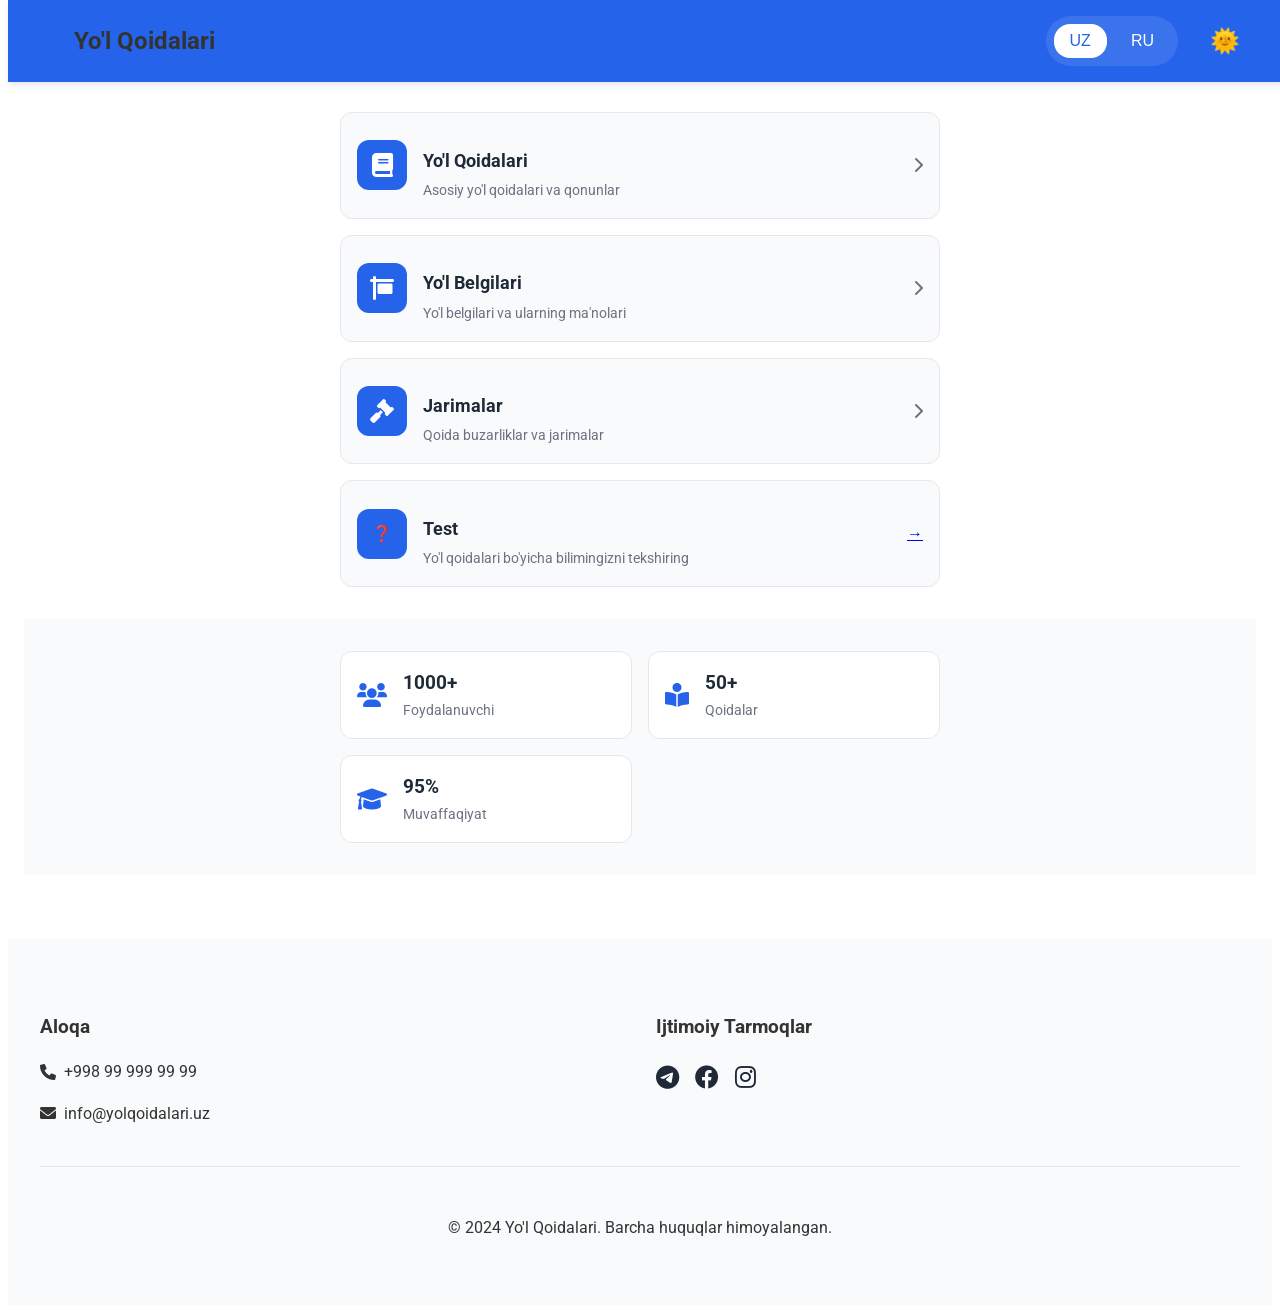
<file: index.html>
<!DOCTYPE html>
<html lang="uz">
<head>
    <meta charset="UTF-8">
    <meta name="viewport" content="width=device-width, initial-scale=1.0">
    <title>Yo'l Qoidalari</title>
    <link rel="stylesheet" href="styles.css">
    <link href="https://fonts.googleapis.com/css2?family=Roboto:wght@400;500;700&display=swap" rel="stylesheet">
    <link rel="stylesheet" href="https://cdnjs.cloudflare.com/ajax/libs/font-awesome/6.0.0/css/all.min.css">
</head>
<body class="light-theme">
    <header>
        <nav>
            <div class="logo">
                <i class="fas fa-traffic-light"></i>
                <span>Yo'l Qoidalari</span>
            </div>
            <div class="nav-controls">
                <div class="language-switch">
                    <button class="lang-btn active" data-lang="uz">UZ</button>
                    <button class="lang-btn" data-lang="ru">RU</button>
                </div>
                <button id="themeToggle" class="theme-toggle">
                    <span class="theme-icon">🌞</span>
                </button>
            </div>
        </nav>
    </header>

    <main>
        <section class="app-menu">
            <div class="menu-grid">
                <a href="rules.html" class="menu-item">
                    <div class="menu-icon">
                        <i class="fas fa-book"></i>
                    </div>
                    <div class="menu-content">
                        <h3 data-uz="Yo'l Qoidalari" data-ru="Правила Дорожного Движения">Yo'l Qoidalari</h3>
                        <p data-uz="Asosiy yo'l qoidalari va qonunlar" data-ru="Основные правила и законы дорожного движения">Asosiy yo'l qoidalari va qonunlar</p>
                    </div>
                    <i class="fas fa-chevron-right"></i>
                </a>
                <a href="signs.html" class="menu-item">
                    <div class="menu-icon">
                        <i class="fas fa-sign"></i>
                    </div>
                    <div class="menu-content">
                        <h3 data-uz="Yo'l Belgilari" data-ru="Дорожные Знаки">Yo'l Belgilari</h3>
                        <p data-uz="Yo'l belgilari va ularning ma'nolari" data-ru="Дорожные знаки и их значения">Yo'l belgilari va ularning ma'nolari</p>
                    </div>
                    <i class="fas fa-chevron-right"></i>
                </a>
                <a href="fines.html" class="menu-item">
                    <div class="menu-icon">
                        <i class="fas fa-gavel"></i>
                    </div>
                    <div class="menu-content">
                        <h3 data-uz="Jarimalar" data-ru="Штрафы">Jarimalar</h3>
                        <p data-uz="Qoida buzarliklar va jarimalar" data-ru="Нарушения и штрафы">Qoida buzarliklar va jarimalar</p>
                    </div>
                    <i class="fas fa-chevron-right"></i>
                </a>
                <div class="menu-item">
                    <div class="menu-icon">❓</div>
                    <div class="menu-content">
                        <h3 data-uz="Test" data-ru="Тест">Test</h3>
                        <p data-uz="Yo'l qoidalari bo'yicha bilimingizni tekshiring" data-ru="Проверьте свои знания правил дорожного движения">Yo'l qoidalari bo'yicha bilimingizni tekshiring</p>
                    </div>
                    <a href="quiz.html" class="menu-link">→</a>
                </div>
            </div>
        </section>

        <section class="app-stats">
            <div class="stats-grid">
                <div class="stat-card">
                    <i class="fas fa-users"></i>
                    <div class="stat-info">
                        <span class="stat-number">1000+</span>
                        <span data-uz="Foydalanuvchi" data-ru="Пользователей">Foydalanuvchi</span>
                    </div>
                </div>
                <div class="stat-card">
                    <i class="fas fa-book-reader"></i>
                    <div class="stat-info">
                        <span class="stat-number">50+</span>
                        <span data-uz="Qoidalar" data-ru="Правил">Qoidalar</span>
                    </div>
                </div>
                <div class="stat-card">
                    <i class="fas fa-graduation-cap"></i>
                    <div class="stat-info">
                        <span class="stat-number">95%</span>
                        <span data-uz="Muvaffaqiyat" data-ru="Успешность">Muvaffaqiyat</span>
                    </div>
                </div>
            </div>
        </section>
    </main>

    <footer>
        <div class="footer-content">
            <div class="footer-section">
                <h4 data-uz="Aloqa" data-ru="Контакты">Aloqa</h4>
                <p><i class="fas fa-phone"></i> +998 99 999 99 99</p>
                <p><i class="fas fa-envelope"></i> info@yolqoidalari.uz</p>
            </div>
            <div class="footer-section">
                <h4 data-uz="Ijtimoiy Tarmoqlar" data-ru="Социальные Сети">Ijtimoiy Tarmoqlar</h4>
                <div class="social-links">
                    <a href="#"><i class="fab fa-telegram"></i></a>
                    <a href="#"><i class="fab fa-facebook"></i></a>
                    <a href="#"><i class="fab fa-instagram"></i></a>
                </div>
            </div>
        </div>
        <div class="footer-bottom">
            <p data-uz="&copy; 2024 Yo'l Qoidalari. Barcha huquqlar himoyalangan." data-ru="&copy; 2024 Правила Дорожного Движения. Все права защищены.">&copy; 2024 Yo'l Qoidalari. Barcha huquqlar himoyalangan.</p>
        </div>
    </footer>

    <script src="script.js"></script>
</body>
</html>
</file>
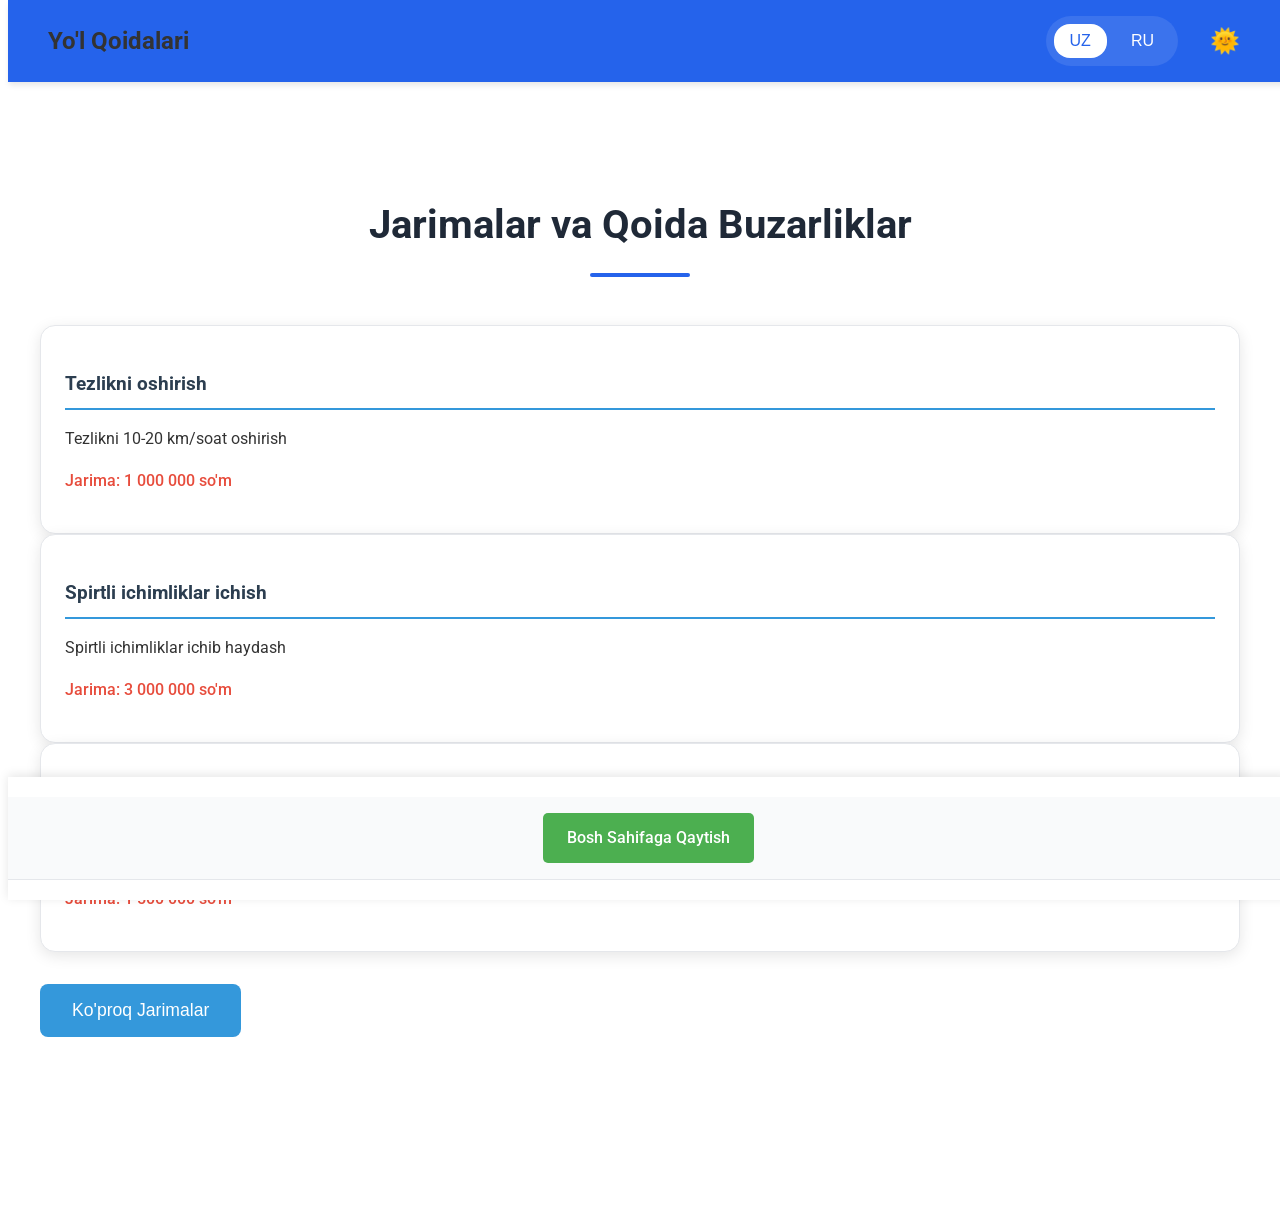
<file: fines.html>
<!DOCTYPE html>
<html lang="uz">
<head>
    <meta charset="UTF-8">
    <meta name="viewport" content="width=device-width, initial-scale=1.0">
    <title>Jarimalar</title>
    <link rel="stylesheet" href="styles.css">
    <link href="https://fonts.googleapis.com/css2?family=Roboto:wght@400;500;700&display=swap" rel="stylesheet">
</head>
<body class="light-theme">
    <header>
        <nav>
            <div class="logo">Yo'l Qoidalari</div>
            <div class="nav-controls">
                <div class="language-switch">
                    <button class="lang-btn active" data-lang="uz">UZ</button>
                    <button class="lang-btn" data-lang="ru">RU</button>
                </div>
                <button id="themeToggle" class="theme-toggle">
                    <span class="theme-icon">🌞</span>
                </button>
            </div>
        </nav>
    </header>

    <main style="padding-bottom: 80px;">
        <section id="fines">
            <h2 data-uz="Jarimalar va Qoida Buzarliklar" data-ru="Штрафы и Нарушения">Jarimalar va Qoida Buzarliklar</h2>
            <div class="fines-container">
                <div class="fine-card">
                    <h3 data-uz="Tezlikni oshirish" data-ru="Превышение скорости">Tezlikni oshirish</h3>
                    <p data-uz="Tezlikni 10-20 km/soat oshirish" data-ru="Превышение скорости на 10-20 км/ч">Tezlikni 10-20 km/soat oshirish</p>
                    <p class="fine-amount" data-uz="Jarima: 1 000 000 so'm" data-ru="Штраф: 1 000 000 сум">Jarima: 1 000 000 so'm</p>
                </div>
                <div class="fine-card">
                    <h3 data-uz="Spirtli ichimliklar ichish" data-ru="Управление в нетрезвом виде">Spirtli ichimliklar ichish</h3>
                    <p data-uz="Spirtli ichimliklar ichib haydash" data-ru="Управление в состоянии алкогольного опьянения">Spirtli ichimliklar ichib haydash</p>
                    <p class="fine-amount" data-uz="Jarima: 3 000 000 so'm" data-ru="Штраф: 3 000 000 сум">Jarima: 3 000 000 so'm</p>
                </div>
                <div class="fine-card">
                    <h3 data-uz="Qizil chiroq" data-ru="Проезд на красный">Qizil chiroq</h3>
                    <p data-uz="Qizil chiroqda o'tish" data-ru="Проезд на запрещающий сигнал светофора">Qizil chiroqda o'tish</p>
                    <p class="fine-amount" data-uz="Jarima: 1 500 000 so'm" data-ru="Штраф: 1 500 000 сум">Jarima: 1 500 000 so'm</p>
                </div>
            </div>
            <div class="more-fines" id="moreFines" style="display: none;">
                <div class="fine-card">
                    <h3 data-uz="Telefon bilan haydash" data-ru="Использование телефона">Telefon bilan haydash</h3>
                    <p data-uz="Qo'l telefonidan foydalanib haydash" data-ru="Использование мобильного телефона">Qo'l telefonidan foydalanib haydash</p>
                    <p class="fine-amount" data-uz="Jarima: 500 000 so'm" data-ru="Штраф: 500 000 сум">Jarima: 500 000 so'm</p>
                </div>
                <div class="fine-card">
                    <h3 data-uz="Kamarni bog'lamaslik" data-ru="Непристегнутый ремень">Kamarni bog'lamaslik</h3>
                    <p data-uz="Xavfsizlik kamarini bog'lamaslik" data-ru="Непристегнутый ремень безопасности">Xavfsizlik kamarini bog'lamaslik</p>
                    <p class="fine-amount" data-uz="Jarima: 300 000 so'm" data-ru="Штраф: 300 000 сум">Jarima: 300 000 so'm</p>
                </div>
                <div class="fine-card">
                    <h3 data-uz="Ta'qiqlangan joyda to'xtash" data-ru="Остановка в запрещенном месте">Ta'qiqlangan joyda to'xtash</h3>
                    <p data-uz="To'xtash ta'qiqlangan joyda to'xtash" data-ru="Остановка в запрещенном месте">To'xtash ta'qiqlangan joyda to'xtash</p>
                    <p class="fine-amount" data-uz="Jarima: 400 000 so'm" data-ru="Штраф: 400 000 сум">Jarima: 400 000 so'm</p>
                </div>
                <div class="fine-card">
                    <h3 data-uz="Tezlikni 20-40 km/soat oshirish" data-ru="Превышение скорости на 20-40 км/ч">Tezlikni 20-40 km/soat oshirish</h3>
                    <p data-uz="Tezlikni 20-40 km/soat oshirish" data-ru="Превышение скорости на 20-40 км/ч">Tezlikni 20-40 km/soat oshirish</p>
                    <p class="fine-amount" data-uz="Jarima: 2 000 000 so'm" data-ru="Штраф: 2 000 000 сум">Jarima: 2 000 000 so'm</p>
                </div>
                <div class="fine-card">
                    <h3 data-uz="Tezlikni 40 km/soatdan ortiq oshirish" data-ru="Превышение скорости более 40 км/ч">Tezlikni 40 km/soatdan ortiq oshirish</h3>
                    <p data-uz="Tezlikni 40 km/soatdan ortiq oshirish" data-ru="Превышение скорости более 40 км/ч">Tezlikni 40 km/soatdan ortiq oshirish</p>
                    <p class="fine-amount" data-uz="Jarima: 3 000 000 so'm" data-ru="Штраф: 3 000 000 сум">Jarima: 3 000 000 so'm</p>
                </div>
                <div class="fine-card">
                    <h3 data-uz="Avtobus bekati oldida to'xtash" data-ru="Остановка перед автобусной остановкой">Avtobus bekati oldida to'xtash</h3>
                    <p data-uz="Avtobus bekati oldida to'xtash" data-ru="Остановка перед автобусной остановкой">Avtobus bekati oldida to'xtash</p>
                    <p class="fine-amount" data-uz="Jarima: 600 000 so'm" data-ru="Штраф: 600 000 сум">Jarima: 600 000 so'm</p>
                </div>
                <div class="fine-card">
                    <h3 data-uz="Piyodalar o'tish joyi oldida to'xtash" data-ru="Остановка перед пешеходным переходом">Piyodalar o'tish joyi oldida to'xtash</h3>
                    <p data-uz="Piyodalar o'tish joyi oldida to'xtash" data-ru="Остановка перед пешеходным переходом">Piyodalar o'tish joyi oldida to'xtash</p>
                    <p class="fine-amount" data-uz="Jarima: 500 000 so'm" data-ru="Штраф: 500 000 сум">Jarima: 500 000 so'm</p>
                </div>
                <div class="fine-card">
                    <h3 data-uz="Tramvay yo'lidan o'tish" data-ru="Пересечение трамвайных путей">Tramvay yo'lidan o'tish</h3>
                    <p data-uz="Tramvay yo'lidan o'tish" data-ru="Пересечение трамвайных путей">Tramvay yo'lidan o'tish</p>
                    <p class="fine-amount" data-uz="Jarima: 700 000 so'm" data-ru="Штраф: 700 000 сум">Jarima: 700 000 so'm</p>
                </div>
            </div>
            <button id="showMoreFines" class="more-fines-button" data-uz="Ko'proq Jarimalar" data-ru="Больше Штрафов">Ko'proq Jarimalar</button>
        </section>
    </main>

    <footer style="text-align: center; padding: 20px 0; position: fixed; bottom: 0; width: 100%; background-color: #fff; box-shadow: 0 -2px 10px rgba(0,0,0,0.1); z-index: 1000;">
        <div class="page-navigation">
            <a href="index.html" class="nav-btn" data-uz="Bosh Sahifaga Qaytish" data-ru="Вернуться на Главную" style="display: inline-block; padding: 12px 24px; background-color: #4CAF50; color: white; text-decoration: none; border-radius: 5px; transition: all 0.3s ease;">Bosh Sahifaga Qaytish</a>
        </div>
    </footer>

    <script src="script.js"></script>
</body>
</html>
</file>
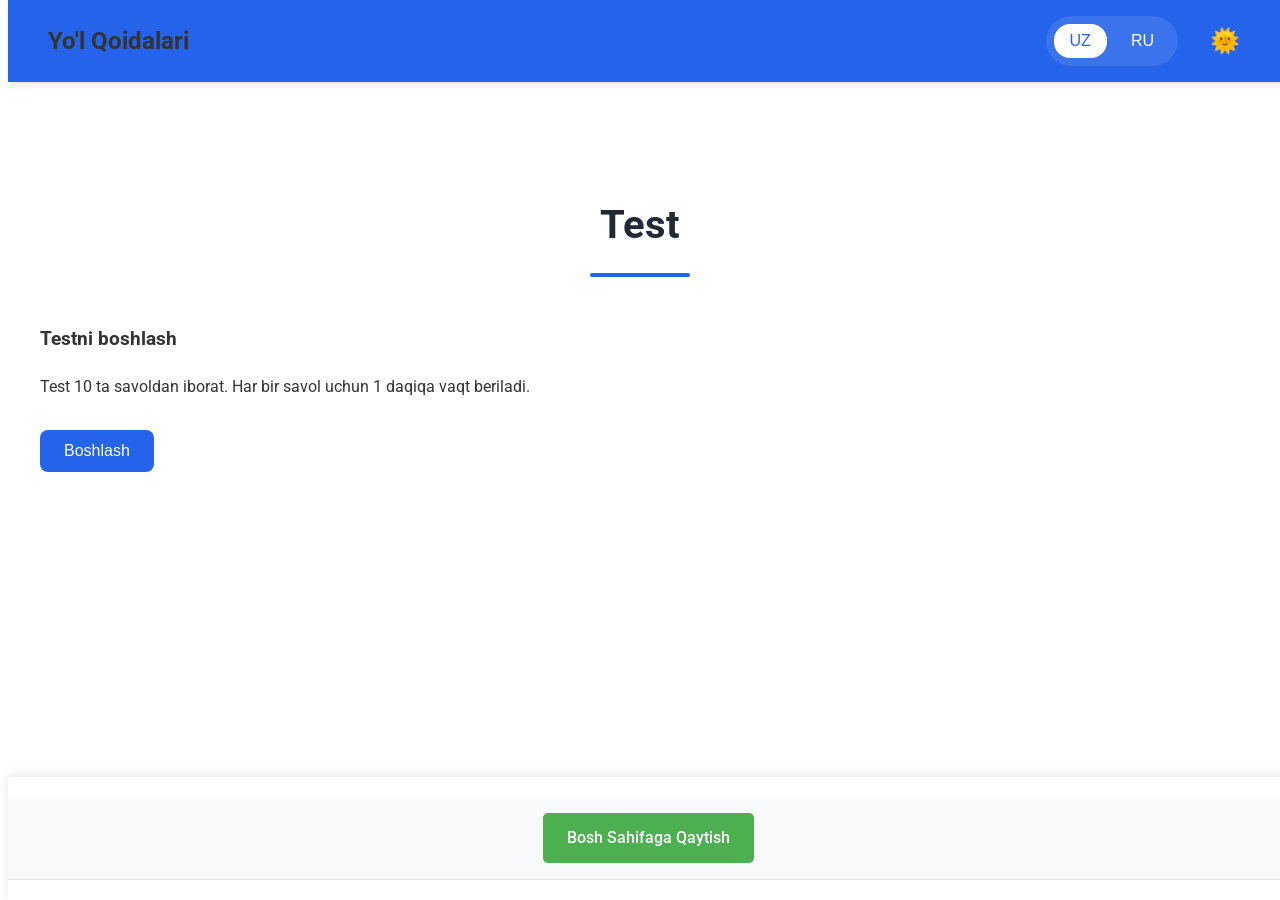
<file: quiz.html>
<!DOCTYPE html>
<html lang="uz">
<head>
    <meta charset="UTF-8">
    <meta name="viewport" content="width=device-width, initial-scale=1.0">
    <title>Test</title>
    <link rel="stylesheet" href="styles.css">
    <link href="https://fonts.googleapis.com/css2?family=Roboto:wght@400;500;700&display=swap" rel="stylesheet">
</head>
<body class="light-theme">
    <header>
        <nav>
            <div class="logo">Yo'l Qoidalari</div>
            <div class="nav-controls">
                <div class="language-switch">
                    <button class="lang-btn active" data-lang="uz">UZ</button>
                    <button class="lang-btn" data-lang="ru">RU</button>
                </div>
                <button id="themeToggle" class="theme-toggle">
                    <span class="theme-icon">🌞</span>
                </button>
            </div>
        </nav>
    </header>

    <main style="padding-bottom: 80px;">
        <section id="signs">
            <h2 data-uz="Test" data-ru="Тест">Test</h2>
            <div id="quiz-container" style="margin-bottom: 5mm;">
                <div class="quiz-start">
                    <h3 data-uz="Testni boshlash" data-ru="Начать тест">Testni boshlash</h3>
                    <p data-uz="Test 10 ta savoldan iborat. Har bir savol uchun 1 daqiqa vaqt beriladi."
                       data-ru="Тест состоит из 10 вопросов. На каждый вопрос дается 1 минута."
                       style="margin-bottom: 8mm;">
                        Test 10 ta savoldan iborat. Har bir savol uchun 1 daqiqa vaqt beriladi.
                    </p>
                    <button id="startQuiz" data-uz="Boshlash" data-ru="Начать" style="margin-bottom: 8mm;">Boshlash</button>
                </div>

                <!-- Test savollari uchun yangi qism -->
                <div id="quiz-questions" style="display: none;">
                    <div class="question-container" style="margin-bottom: 20px;">
                        <h3 id="question-text" style="margin-bottom: 15px;"></h3>
                        <div class="options-container" style="display: flex; flex-direction: column; gap: 10px;">
                            <button class="option-btn" style="padding: 10px; border: 1px solid #ddd; border-radius: 5px; cursor: pointer;"></button>
                            <button class="option-btn" style="padding: 10px; border: 1px solid #ddd; border-radius: 5px; cursor: pointer;"></button>
                            <button class="option-btn" style="padding: 10px; border: 1px solid #ddd; border-radius: 5px; cursor: pointer;"></button>
                            <button class="option-btn" style="padding: 10px; border: 1px solid #ddd; border-radius: 5px; cursor: pointer;"></button>
                        </div>
                    </div>
                    <div class="quiz-progress" style="margin-top: 20px;">
                        <p>Savol: <span id="current-question">1</span>/20</p>
                        <p>Xatolar: <span id="mistakes">0</span>/3</p>
                        <div class="timer" style="margin-top: 10px;">
                            Vaqt: <span id="timer">60</span> soniya
                        </div>
                    </div>
                </div>

                <!-- Test natijalarini ko'rsatish uchun yangi qism -->
                <div id="quiz-results" style="display: none; text-align: center; margin-top: 20px;">
                    <h3 data-uz="Test Natijalari" data-ru="Результаты теста" style="margin-bottom: 15px;">Test Natijalari</h3>
                    
                    <div class="result-circle" style="width: 150px; height: 150px; border-radius: 50%; margin: 0 auto 20px; display: flex; align-items: center; justify-content: center; font-size: 24px; font-weight: bold;">
                        <span id="percentage">0%</span>
                    </div>
                    
                    <div class="result-status" style="margin-bottom: 20px;">
                        <h4 id="status-text" data-uz="Natija" data-ru="Результат" style="margin-bottom: 10px;">Natija</h4>
                        <p id="status-description" style="color: #666;"></p>
                    </div>
                    
                    <div class="result-details" style="margin-bottom: 20px;">
                        <p>To'g'ri javoblar: <span id="correct-answers">0</span>/10</p>
                        <p>Xato javoblar: <span id="wrong-answers">0</span>/10</p>
                    </div>
                    
                    <button onclick="retakeQuiz()" class="retry-btn" style="background: #4CAF50; color: white; padding: 10px 20px; border: none; border-radius: 5px; cursor: pointer; margin-top: 10px;" data-uz="Qayta topshirish" data-ru="Пересдать">
                        Qayta topshirish
                    </button>
                </div>
            </div>
        </section>
    </main>

    <footer style="text-align: center; padding: 20px 0; position: fixed; bottom: 0; width: 100%; background-color: #fff; box-shadow: 0 -2px 10px rgba(0,0,0,0.1); z-index: 1000;">
        <div class="page-navigation">
            <a href="index.html" class="nav-btn" data-uz="Bosh Sahifaga Qaytish" data-ru="Вернуться на Главную" style="display: inline-block; padding: 12px 24px; background-color: #4CAF50; color: white; text-decoration: none; border-radius: 5px; transition: all 0.3s ease;">Bosh Sahifaga Qaytish</a>
        </div>
    </footer>

    <script type="module" src="quizData.js"></script>
    <script type="module" src="quiz.js"></script>
</body>
</html>
</file>
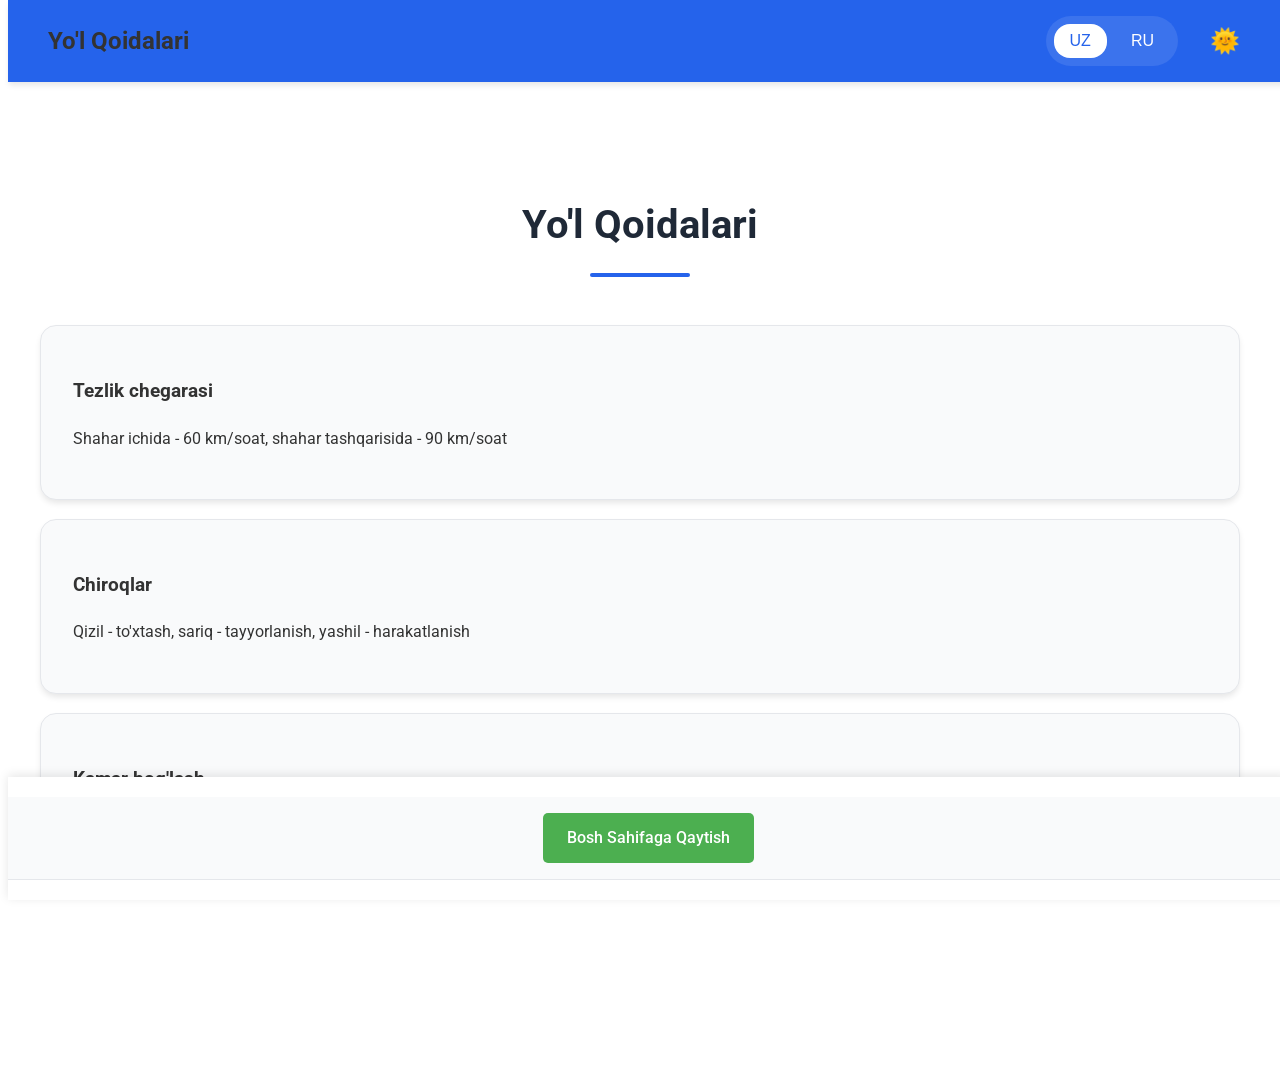
<file: rules.html>
<!DOCTYPE html>
<html lang="uz">
<head>
    <meta charset="UTF-8">
    <meta name="viewport" content="width=device-width, initial-scale=1.0">
    <title>Yo'l Qoidalari</title>
    <link rel="stylesheet" href="styles.css">
    <link href="https://fonts.googleapis.com/css2?family=Roboto:wght@400;500;700&display=swap" rel="stylesheet">
</head>
<body class="light-theme">
    <header>
        <nav>
            <div class="logo">Yo'l Qoidalari</div>
            <div class="nav-controls">
                <div class="language-switch">
                    <button class="lang-btn active" data-lang="uz">UZ</button>
                    <button class="lang-btn" data-lang="ru">RU</button>
                </div>
                <button id="themeToggle" class="theme-toggle">
                    <span class="theme-icon">🌞</span>
                </button>
            </div>
        </nav>
    </header>

    <main style="padding-bottom: 80px;">
        <section id="rules">
            <h2 data-uz="Yo'l Qoidalari" data-ru="Правила Дорожного Движения">Yo'l Qoidalari</h2>
            <div class="rules-grid" style="gap: 5mm;">
                <div class="rule-card" style="margin-bottom: 5mm;">
                    <h3 data-uz="Tezlik chegarasi" data-ru="Ограничение скорости">Tezlik chegarasi</h3>
                    <p data-uz="Shahar ichida - 60 km/soat, shahar tashqarisida - 90 km/soat" data-ru="В городе - 60 км/ч, за городом - 90 км/ч">Shahar ichida - 60 km/soat, shahar tashqarisida - 90 km/soat</p>
                </div>
                <div class="rule-card" style="margin-bottom: 5mm;">
                    <h3 data-uz="Chiroqlar" data-ru="Светофор">Chiroqlar</h3>
                    <p data-uz="Qizil - to'xtash, sariq - tayyorlanish, yashil - harakatlanish" data-ru="Красный - стоп, желтый - приготовиться, зеленый - движение">Qizil - to'xtash, sariq - tayyorlanish, yashil - harakatlanish</p>
                </div>
                <div class="rule-card" style="margin-bottom: 5mm;">
                    <h3 data-uz="Kamar bog'lash" data-ru="Ремень безопасности">Kamar bog'lash</h3>
                    <p data-uz="Haydovchi va yo'lovchilar kamar bog'lashi majburiy" data-ru="Водитель и пассажиры обязаны пристегнуться">Haydovchi va yo'lovchilar kamar bog'lashi majburiy</p>
                </div>
            </div>
        </section>
    </main>

    <footer style="text-align: center; padding: 20px 0; position: fixed; bottom: 0; width: 100%; background-color: #fff; box-shadow: 0 -2px 10px rgba(0,0,0,0.1); z-index: 1000;">
        <div class="page-navigation">
            <a href="index.html" class="nav-btn" data-uz="Bosh Sahifaga Qaytish" data-ru="Вернуться на Главную" style="display: inline-block; padding: 12px 24px; background-color: #4CAF50; color: white; text-decoration: none; border-radius: 5px; transition: all 0.3s ease;">Bosh Sahifaga Qaytish</a>
        </div>
    </footer>

    <script src="script.js"></script>
</body>
</html>
</file>
<file: styles.css>
/* Modern Professional Styles */
:root {
    --primary-color: #2563eb;
    --secondary-color: #1e40af;
    --accent-color: #3b82f6;
    --text-color: #1f2937;
    --light-text: #6b7280;
    --background: #ffffff;
    --card-bg: #f9fafb;
    --border-color: #e5e7eb;
    --success-color: #10b981;
    --warning-color: #f59e0b;
    --danger-color: #ef4444;
    --shadow-sm: 0 1px 2px 0 rgba(0, 0, 0, 0.05);
    --shadow-md: 0 4px 6px -1px rgba(0, 0, 0, 0.1);
    --shadow-lg: 0 10px 15px -3px rgba(0, 0, 0, 0.1);
    --transition: all 0.3s ease;
}

/* Dark Theme Variables */
.dark-theme {
    --primary-color: #3b82f6;
    --secondary-color: #2563eb;
    --accent-color: #60a5fa;
    --text-color: #f3f4f6;
    --light-text: #9ca3af;
    --background: #111827;
    --card-bg: #1f2937;
    --border-color: #374151;
}

body {
    font-family: 'Roboto', sans-serif;
    line-height: 1.6;
    color: var(--text-color);
    background-color: var(--background);
    transition: var(--transition);
}

/* Enhanced Header */
header {
    background-color: var(--primary-color);
    padding: 1rem 0;
    position: fixed;
    width: 100%;
    top: 0;
    z-index: 1000;
    box-shadow: var(--shadow-md);
}

.logo {
    display: flex;
    align-items: center;
    gap: 0.5rem;
    font-size: 1.5rem;
    font-weight: 700;
}

.logo i {
    color: var(--primary-color);
    font-size: 1.8rem;
}

.nav-links a {
    color: white;
    text-decoration: none;
    font-weight: 500;
    padding: 0.5rem 1rem;
    border-radius: 0.5rem;
    transition: var(--transition);
}

.nav-links a:hover {
    background-color: rgba(255, 255, 255, 0.1);
    transform: translateY(-2px);
}

/* Enhanced Hero Section */
.hero {
    background: linear-gradient(135deg, var(--primary-color), var(--primary-hover));
    color: white;
    padding: 4rem 2rem;
    text-align: center;
    position: relative;
    overflow: hidden;
}

.hero::before {
    content: '';
    position: absolute;
    top: 0;
    left: 0;
    right: 0;
    bottom: 0;
    background: url('data:image/svg+xml,<svg xmlns="http://www.w3.org/2000/svg" viewBox="0 0 100 100"><circle cx="50" cy="50" r="40" fill="none" stroke="white" stroke-width="0.5" opacity="0.1"/></svg>') center/cover;
    opacity: 0.1;
}

.hero-content {
    position: relative;
    z-index: 1;
    max-width: 1200px;
    margin: 0 auto;
}

.hero h1 {
    font-size: 3rem;
    margin-bottom: 1rem;
    text-shadow: 2px 2px 4px rgba(0, 0, 0, 0.2);
}

.hero p {
    font-size: 1.2rem;
    margin-bottom: 2rem;
    opacity: 0.9;
}

.hero-stats {
    display: flex;
    justify-content: center;
    gap: 3rem;
    margin-top: 3rem;
}

.stat-item {
    display: flex;
    flex-direction: column;
    align-items: center;
    gap: 0.5rem;
}

.stat-item i {
    font-size: 2rem;
    margin-bottom: 0.5rem;
}

.stat-number {
    font-size: 2rem;
    font-weight: 700;
}

/* Enhanced Navigation Cards */
.navigation-grid {
    display: grid;
    grid-template-columns: repeat(auto-fit, minmax(280px, 1fr));
    gap: 2rem;
    max-width: 1200px;
    margin: 0 auto;
}

.nav-card {
    background-color: var(--card-bg);
    padding: 2rem;
    border-radius: 10px;
    text-decoration: none;
    color: var(--text-color);
    transition: all 0.3s ease;
    position: relative;
    overflow: hidden;
    display: flex;
    flex-direction: column;
    align-items: center;
    text-align: center;
}

.nav-card:hover {
    transform: translateY(-5px);
    box-shadow: 0 10px 20px rgba(0, 0, 0, 0.1);
}

.card-icon {
    width: 80px;
    height: 80px;
    background-color: var(--primary-color);
    border-radius: 50%;
    display: flex;
    align-items: center;
    justify-content: center;
    margin-bottom: 1.5rem;
}

.card-icon i {
    font-size: 2rem;
    color: white;
}

.card-arrow {
    position: absolute;
    bottom: 1rem;
    right: 1rem;
    color: var(--primary-color);
    opacity: 0;
    transition: opacity 0.3s ease;
}

.nav-card:hover .card-arrow {
    opacity: 1;
}

/* Enhanced Section Styles */
section {
    padding: 5rem 2rem;
    max-width: 1200px;
    margin: 0 auto;
}

h2 {
    text-align: center;
    margin-bottom: 3rem;
    color: var(--text-color);
    font-size: 2.5rem;
    position: relative;
}

h2::after {
    content: '';
    display: block;
    width: 100px;
    height: 4px;
    background: var(--primary-color);
    margin: 1rem auto;
    border-radius: 2px;
}

/* Enhanced Card Styles */
.rule-card, .sign-card, .fine-card {
    background: var(--card-bg);
    padding: 2rem;
    border-radius: 1rem;
    box-shadow: var(--shadow-md);
    transition: var(--transition);
    border: 1px solid var(--border-color);
}

.rule-card:hover, .sign-card:hover, .fine-card:hover {
    transform: translateY(-5px);
    box-shadow: var(--shadow-lg);
}

/* Enhanced Form Styles */
.form-group {
    margin-bottom: 1.5rem;
}

.form-group label {
    display: block;
    margin-bottom: 0.5rem;
    color: var(--text-color);
    font-weight: 500;
}

.form-group input,
.form-group textarea {
    width: 100%;
    padding: 0.75rem;
    border: 1px solid var(--border-color);
    border-radius: 0.5rem;
    background: var(--background);
    color: var(--text-color);
    transition: var(--transition);
}

.form-group input:focus,
.form-group textarea:focus {
    outline: none;
    border-color: var(--primary-color);
    box-shadow: 0 0 0 3px rgba(37, 99, 235, 0.1);
}

/* Enhanced Button Styles */
button {
    background-color: var(--primary-color);
    color: white;
    border: none;
    padding: 0.75rem 1.5rem;
    border-radius: 0.5rem;
    cursor: pointer;
    font-size: 1rem;
    font-weight: 500;
    transition: var(--transition);
}

button:hover {
    background-color: var(--secondary-color);
    transform: translateY(-2px);
    box-shadow: var(--shadow-md);
}

/* Enhanced Feedback Section */
.feedback-item {
    background: var(--card-bg);
    padding: 1.5rem;
    border-radius: 1rem;
    margin-bottom: 1rem;
    border-left: 4px solid var(--primary-color);
    transition: var(--transition);
}

.feedback-item:hover {
    transform: translateX(5px);
    box-shadow: var(--shadow-md);
}

/* Enhanced Quiz Section */
.quiz-container {
    background: var(--card-bg);
    padding: 2rem;
    border-radius: 1rem;
    box-shadow: var(--shadow-md);
}

.question {
    background: var(--background);
    padding: 1.5rem;
    border-radius: 0.5rem;
    margin-bottom: 1.5rem;
    border-left: 4px solid var(--primary-color);
}

/* Responsive Design */
@media (max-width: 768px) {
    .hero {
        padding: 4rem 1rem 2rem;
    }
    
    .hero h1 {
        font-size: 2rem;
    }
    
    .navigation-grid {
        grid-template-columns: 1fr;
    }
    
    section {
        padding: 3rem 1rem;
    }
    
    h2 {
        font-size: 2rem;
    }
}

/* Animations */
@keyframes fadeIn {
    from {
        opacity: 0;
        transform: translateY(20px);
    }
    to {
        opacity: 1;
        transform: translateY(0);
    }
}

.fade-in {
    animation: fadeIn 0.5s ease forwards;
}

/* Loading Spinner */
.spinner {
    width: 40px;
    height: 40px;
    border: 4px solid var(--border-color);
    border-top: 4px solid var(--primary-color);
    border-radius: 50%;
    animation: spin 1s linear infinite;
}

@keyframes spin {
    0% { transform: rotate(0deg); }
    100% { transform: rotate(360deg); }
}

/* Success/Error Messages */
.message {
    padding: 1rem;
    border-radius: 0.5rem;
    margin-bottom: 1rem;
    display: flex;
    align-items: center;
    gap: 0.5rem;
}

.message.success {
    background-color: rgba(16, 185, 129, 0.1);
    color: var(--success-color);
    border: 1px solid var(--success-color);
}

.message.error {
    background-color: rgba(239, 68, 68, 0.1);
    color: var(--danger-color);
    border: 1px solid var(--danger-color);
}

/* Enhanced Language Switch */
.language-switch {
    background: rgba(255, 255, 255, 0.1);
    padding: 0.5rem;
    border-radius: 2rem;
    display: flex;
    gap: 0.5rem;
}

.lang-btn {
    padding: 0.5rem 1rem;
    border-radius: 1rem;
    background: none;
    border: none;
    color: white;
    cursor: pointer;
    transition: var(--transition);
}

.lang-btn.active {
    background: white;
    color: var(--primary-color);
}

/* Enhanced Theme Toggle */
.theme-toggle {
    background: none;
    border: none;
    color: white;
    cursor: pointer;
    font-size: 1.5rem;
    padding: 0.5rem;
    transition: var(--transition);
}

.theme-toggle:hover {
    transform: rotate(30deg);
}

nav {
    max-width: 1200px;
    margin: 0 auto;
    display: flex;
    justify-content: space-between;
    align-items: center;
    padding: 0 2rem;
}

.nav-links {
    display: flex;
    list-style: none;
    gap: 2rem;
}

main {
    margin-top: 80px;
}

.results-message {
    text-align: center;
    padding: 2rem;
    background-color: #f8f9fa;
    border-radius: 10px;
    margin-top: 2rem;
}

.results-message h3 {
    color: #2c3e50;
    margin-bottom: 1rem;
    font-size: 1.5rem;
}

.results-message p {
    color: #666;
    margin: 0.5rem 0;
    font-size: 1.1rem;
}

footer {
    background-color: var(--card-bg);
    padding: 3rem 2rem;
    margin-top: 4rem;
}

.footer-content {
    display: grid;
    grid-template-columns: repeat(auto-fit, minmax(250px, 1fr));
    gap: 2rem;
    max-width: 1200px;
    margin: 0 auto;
}

.footer-section h4 {
    margin-bottom: 1rem;
    font-size: 1.2rem;
}

.footer-section p {
    display: flex;
    align-items: center;
    gap: 0.5rem;
    margin-bottom: 0.5rem;
}

.social-links {
    display: flex;
    gap: 1rem;
    margin-top: 1rem;
}

.social-links a {
    color: var(--text-color);
    font-size: 1.5rem;
    transition: color 0.3s ease;
}

.social-links a:hover {
    color: var(--primary-color);
}

.footer-bottom {
    text-align: center;
    margin-top: 2rem;
    padding-top: 2rem;
    border-top: 1px solid var(--border-color);
}

/* Responsive styles */
@media (max-width: 768px) {
    .hero h1 {
        font-size: 2rem;
    }

    .hero-stats {
        flex-direction: column;
        gap: 2rem;
    }

    .stat-item {
        margin-bottom: 1rem;
    }

    .features-grid,
    .navigation-cards {
        grid-template-columns: 1fr;
    }

    .nav-card {
        padding: 1.5rem;
    }
}

.signs-section {
    background-color: #f8f9fa;
    padding: 4rem 2rem;
}

.signs-grid {
    display: grid;
    grid-template-columns: repeat(auto-fit, minmax(250px, 1fr));
    gap: 2rem;
    max-width: 1200px;
    margin: 0 auto;
}

.sign-card {
    background: white;
    padding: 1.5rem;
    border-radius: 15px;
    box-shadow: 0 4px 15px rgba(0, 0, 0, 0.1);
    transition: all 0.3s ease;
    text-align: center;
    display: flex;
    flex-direction: column;
    align-items: center;
}

.sign-card:hover {
    transform: translateY(-5px);
    box-shadow: 0 8px 20px rgba(0, 0, 0, 0.15);
}

.sign-card img {
    width: 120px;
    height: 120px;
    object-fit: contain;
    margin-bottom: 1rem;
    background-color: #f0f7ff;
    padding: 1rem;
    border-radius: 10px;
}

.sign-card h3 {
    color: #2c3e50;
    margin-bottom: 0.5rem;
    font-size: 1.2rem;
}

.sign-card p {
    color: #666;
    font-size: 0.9rem;
    line-height: 1.4;
}

.nav-controls {
    display: flex;
    align-items: center;
    gap: 1.5rem;
}

.fines-section {
    background-color: #f8f9fa;
    padding: 4rem 2rem;
}

.fines-grid {
    display: grid;
    grid-template-columns: repeat(auto-fit, minmax(300px, 1fr));
    gap: 2rem;
    max-width: 1200px;
    margin: 0 auto;
}

.fine-card {
    background: white;
    padding: 1.5rem;
    border-radius: 15px;
    box-shadow: 0 4px 15px rgba(0, 0, 0, 0.1);
    transition: all 0.3s ease;
}

.fine-card:hover {
    transform: translateY(-5px);
    box-shadow: 0 8px 20px rgba(0, 0, 0, 0.15);
}

.fine-card h3 {
    color: #2c3e50;
    margin-bottom: 1rem;
    font-size: 1.2rem;
    border-bottom: 2px solid #3498db;
    padding-bottom: 0.5rem;
}

.fine-details {
    margin-bottom: 1rem;
    padding: 0.5rem;
    background-color: #f0f7ff;
    border-radius: 8px;
}

.fine-details p {
    color: #666;
    font-size: 0.9rem;
    line-height: 1.4;
    margin: 0.3rem 0;
}

.fine-amount {
    color: #e74c3c !important;
    font-weight: 500;
}

.personal-section {
    background-color: #f8f9fa;
    padding: 4rem 2rem;
}

.personal-container {
    max-width: 800px;
    margin: 0 auto;
    display: grid;
    grid-template-columns: 1fr;
    gap: 2rem;
}

.personal-form {
    background: white;
    padding: 2rem;
    border-radius: 15px;
    box-shadow: 0 4px 15px rgba(0, 0, 0, 0.1);
}

.car-details {
    display: grid;
    grid-template-columns: repeat(auto-fit, minmax(200px, 1fr));
    gap: 1rem;
}

.personal-form button {
    background-color: #3498db;
    color: white;
    border: none;
    padding: 1rem 2rem;
    border-radius: 8px;
    cursor: pointer;
    font-size: 1.1rem;
    transition: all 0.3s ease;
    width: 100%;
}

.personal-form button:hover {
    background-color: #2980b9;
    transform: translateY(-2px);
    box-shadow: 0 4px 8px rgba(0, 0, 0, 0.1);
}

.personal-info {
    background: white;
    padding: 2rem;
    border-radius: 15px;
    box-shadow: 0 4px 15px rgba(0, 0, 0, 0.1);
}

.personal-info h3 {
    color: #2c3e50;
    margin-bottom: 1.5rem;
    padding-bottom: 0.5rem;
    border-bottom: 2px solid #3498db;
}

.info-display {
    display: grid;
    gap: 1rem;
}

.info-item {
    display: grid;
    grid-template-columns: 150px 1fr;
    gap: 1rem;
    padding: 0.5rem;
    background-color: #f0f7ff;
    border-radius: 8px;
}

.info-item strong {
    color: #2c3e50;
}

.feedback-section {
    background: white;
    padding: 2rem;
    border-radius: 15px;
    box-shadow: 0 4px 15px rgba(0, 0, 0, 0.1);
    margin-top: 2rem;
}

.feedback-section h3 {
    color: #2c3e50;
    margin-bottom: 1.5rem;
    padding-bottom: 0.5rem;
    border-bottom: 2px solid #3498db;
}

.feedback-form {
    margin-bottom: 2rem;
}

.rating-stars {
    display: flex;
    gap: 0.5rem;
    margin-top: 0.5rem;
}

.star {
    font-size: 1.5rem;
    color: #ddd;
    cursor: pointer;
    transition: color 0.3s;
}

.star.active {
    color: #f1c40f;
}

.star:hover {
    color: #f1c40f;
}

.feedback-list {
    margin-top: 2rem;
}

.feedback-list h4 {
    color: #2c3e50;
    margin-bottom: 1rem;
    padding-bottom: 0.5rem;
    border-bottom: 1px solid #3498db;
}

.feedback-item-header {
    display: flex;
    justify-content: space-between;
    align-items: center;
    margin-bottom: 0.5rem;
}

.feedback-item-title {
    font-weight: 500;
    color: #2c3e50;
}

.feedback-item-rating {
    color: #f1c40f;
    font-size: 1.2rem;
}

.feedback-item-text {
    color: #666;
    line-height: 1.4;
}

.feedback-item-date {
    font-size: 0.8rem;
    color: #999;
    margin-top: 0.5rem;
    text-align: right;
}

.more-fines-button {
    text-align: center;
    margin-top: 2rem;
}

#showMoreFines {
    background-color: #3498db;
    color: white;
    border: none;
    padding: 1rem 2rem;
    border-radius: 8px;
    cursor: pointer;
    font-size: 1.1rem;
    transition: all 0.3s ease;
}

#showMoreFines:hover {
    background-color: #2980b9;
    transform: translateY(-2px);
    box-shadow: 0 4px 8px rgba(0, 0, 0, 0.1);
}

.more-fines {
    margin-top: 2rem;
    animation: fadeIn 0.5s ease;
}

@keyframes fadeIn {
    from {
        opacity: 0;
        transform: translateY(20px);
    }
    to {
        opacity: 1;
        transform: translateY(0);
    }
}

/* Dark Theme Styles for More Fines Button */
.dark-theme #showMoreFines {
    background-color: #2980b9;
}

.dark-theme #showMoreFines:hover {
    background-color: #3498db;
}

/* Dark Theme Styles */
body.dark-theme {
    background-color: #1a1a1a;
    color: #ffffff;
}

.dark-theme .rule-card,
.dark-theme .sign-card,
.dark-theme .quiz-container {
    background-color: #2d2d2d;
    color: #ffffff;
}

.dark-theme .rule-card h3,
.dark-theme .sign-card h3,
.dark-theme .question h3 {
    color: #ffffff;
}

.dark-theme .rule-card p,
.dark-theme .sign-card p,
.dark-theme .option-text {
    color: #cccccc;
}

.dark-theme .option-label {
    background-color: #2d2d2d;
    border-color: #444444;
}

.dark-theme .option-label:hover {
    background-color: #3d3d3d;
    border-color: #3498db;
}

.dark-theme .results-message {
    background-color: #2d2d2d;
    color: #ffffff;
}

.dark-theme .results-message h3 {
    color: #ffffff;
}

.dark-theme .results-message p {
    color: #cccccc;
}

.dark-theme .sign-card img {
    background-color: #3d3d3d;
}

.dark-theme .theme-icon {
    content: "🌙";
}

/* Light Theme Styles */
body.light-theme {
    background-color: #ffffff;
    color: #333333;
}

.light-theme .theme-icon {
    content: "🌞";
}

/* Dark Theme Styles for Fines Section */
.dark-theme .fine-card {
    background-color: #2d2d2d;
}

.dark-theme .fine-card h3 {
    color: #ffffff;
    border-bottom-color: #3498db;
}

.dark-theme .fine-details {
    background-color: #3d3d3d;
}

.dark-theme .fine-details p {
    color: #cccccc;
}

.dark-theme .fine-amount {
    color: #ff6b6b !important;
}

/* Dark Theme Styles for Personal Section */
.dark-theme .personal-form,
.dark-theme .personal-info {
    background-color: #2d2d2d;
}

.dark-theme .form-group label {
    color: #ffffff;
}

.dark-theme .form-group input,
.dark-theme .form-group textarea {
    background-color: #3d3d3d;
    border-color: #444444;
    color: #ffffff;
}

.dark-theme .form-group input:focus,
.dark-theme .form-group textarea:focus {
    border-color: #3498db;
}

.dark-theme .info-item {
    background-color: #3d3d3d;
}

.dark-theme .info-item strong {
    color: #ffffff;
}

@media (max-width: 768px) {
    .personal-container {
        grid-template-columns: 1fr;
    }
    
    .car-details {
        grid-template-columns: 1fr;
    }
    
    .info-item {
        grid-template-columns: 1fr;
    }
}

/* Dark Theme Styles for Feedback Section */
.dark-theme .feedback-section {
    background-color: #2d2d2d;
}

.dark-theme .feedback-section h3,
.dark-theme .feedback-section h4 {
    color: #ffffff;
}

.dark-theme .feedback-item {
    background-color: #3d3d3d;
}

.dark-theme .feedback-item-title {
    color: #ffffff;
}

.dark-theme .feedback-item-text {
    color: #cccccc;
}

.dark-theme .feedback-item-date {
    color: #999999;
}

@media (max-width: 768px) {
    .feedback-item-header {
        flex-direction: column;
        align-items: flex-start;
        gap: 0.5rem;
    }
}

.page-navigation {
    display: flex;
    justify-content: center;
    gap: 1rem;
    padding: 1rem;
    background-color: var(--card-bg);
    border-bottom: 1px solid var(--border-color);
    flex-wrap: wrap;
}

.nav-btn {
    padding: 0.5rem 1rem;
    background-color: var(--primary-color);
    color: white;
    text-decoration: none;
    border-radius: 4px;
    transition: all 0.3s ease;
    font-weight: 500;
}

.nav-btn:hover {
    background-color: var(--primary-hover);
    transform: translateY(-2px);
    box-shadow: 0 2px 4px rgba(0, 0, 0, 0.1);
}

/* Dark theme styles for navigation */
.dark-theme .nav-btn {
    background-color: var(--primary-color);
}

.dark-theme .nav-btn:hover {
    background-color: var(--primary-hover);
}

/* Responsive styles for navigation */
@media (max-width: 768px) {
    .page-navigation {
        flex-direction: column;
        align-items: center;
        gap: 0.5rem;
    }
    
    .nav-btn {
        width: 100%;
        text-align: center;
    }
}

/* Features section styles */
.features {
    padding: 4rem 2rem;
    background-color: var(--card-bg);
}

.features h2 {
    text-align: center;
    margin-bottom: 3rem;
    font-size: 2rem;
}

.features-grid {
    display: grid;
    grid-template-columns: repeat(auto-fit, minmax(300px, 1fr));
    gap: 2rem;
    max-width: 1200px;
    margin: 0 auto;
}

.feature-card {
    background-color: var(--bg-color);
    padding: 2rem;
    border-radius: 10px;
    text-align: center;
    transition: transform 0.3s ease;
    box-shadow: 0 4px 6px rgba(0, 0, 0, 0.1);
}

.feature-card:hover {
    transform: translateY(-5px);
}

.feature-card i {
    font-size: 2.5rem;
    color: var(--primary-color);
    margin-bottom: 1rem;
}

.feature-card h3 {
    margin-bottom: 1rem;
    font-size: 1.5rem;
}

/* Navigation cards styles */
.navigation-cards {
    padding: 4rem 2rem;
    display: grid;
    grid-template-columns: repeat(auto-fit, minmax(300px, 1fr));
    gap: 2rem;
    max-width: 1200px;
    margin: 0 auto;
}

.nav-card {
    background-color: var(--card-bg);
    padding: 2rem;
    border-radius: 10px;
    text-decoration: none;
    color: var(--text-color);
    transition: all 0.3s ease;
    position: relative;
    overflow: hidden;
    display: flex;
    flex-direction: column;
    align-items: center;
    text-align: center;
}

.nav-card:hover {
    transform: translateY(-5px);
    box-shadow: 0 10px 20px rgba(0, 0, 0, 0.1);
}

.card-icon {
    width: 80px;
    height: 80px;
    background-color: var(--primary-color);
    border-radius: 50%;
    display: flex;
    align-items: center;
    justify-content: center;
    margin-bottom: 1.5rem;
}

.card-icon i {
    font-size: 2rem;
    color: white;
}

.card-arrow {
    position: absolute;
    bottom: 1rem;
    right: 1rem;
    color: var(--primary-color);
    opacity: 0;
    transition: opacity 0.3s ease;
}

.nav-card:hover .card-arrow {
    opacity: 1;
}

/* Footer styles */
footer {
    background-color: var(--card-bg);
    padding: 3rem 2rem;
    margin-top: 4rem;
}

.footer-content {
    display: grid;
    grid-template-columns: repeat(auto-fit, minmax(250px, 1fr));
    gap: 2rem;
    max-width: 1200px;
    margin: 0 auto;
}

.footer-section h4 {
    margin-bottom: 1rem;
    font-size: 1.2rem;
}

.footer-section p {
    display: flex;
    align-items: center;
    gap: 0.5rem;
    margin-bottom: 0.5rem;
}

.social-links {
    display: flex;
    gap: 1rem;
    margin-top: 1rem;
}

.social-links a {
    color: var(--text-color);
    font-size: 1.5rem;
    transition: color 0.3s ease;
}

.social-links a:hover {
    color: var(--primary-color);
}

.footer-bottom {
    text-align: center;
    margin-top: 2rem;
    padding-top: 2rem;
    border-top: 1px solid var(--border-color);
}

/* Responsive styles */
@media (max-width: 768px) {
    .hero h1 {
        font-size: 2rem;
    }

    .hero-stats {
        flex-direction: column;
        gap: 2rem;
    }

    .stat-item {
        margin-bottom: 1rem;
    }

    .features-grid,
    .navigation-cards {
        grid-template-columns: 1fr;
    }

    .nav-card {
        padding: 1.5rem;
    }
}

/* App Menu Styles */
.app-menu {
    padding: 2rem 1rem;
    background-color: var(--background);
}

.menu-grid {
    display: grid;
    grid-template-columns: 1fr;
    gap: 1rem;
    max-width: 600px;
    margin: 0 auto;
}

.menu-item {
    display: flex;
    align-items: center;
    padding: 1rem;
    background-color: var(--card-bg);
    border-radius: 12px;
    text-decoration: none;
    color: var(--text-color);
    transition: all 0.3s ease;
    border: 1px solid var(--border-color);
}

.menu-item:hover {
    transform: translateX(5px);
    box-shadow: var(--shadow-md);
    border-color: var(--primary-color);
}

.menu-icon {
    width: 50px;
    height: 50px;
    background-color: var(--primary-color);
    border-radius: 12px;
    display: flex;
    align-items: center;
    justify-content: center;
    margin-right: 1rem;
}

.menu-icon i {
    font-size: 1.5rem;
    color: white;
}

.menu-content {
    flex: 1;
}

.menu-content h3 {
    font-size: 1.1rem;
    margin-bottom: 0.25rem;
    color: var(--text-color);
}

.menu-content p {
    font-size: 0.9rem;
    color: var(--light-text);
    margin: 0;
}

.menu-item i.fa-chevron-right {
    color: var(--light-text);
    font-size: 1rem;
    margin-left: 1rem;
}

/* App Stats Styles */
.app-stats {
    padding: 2rem 1rem;
    background-color: var(--card-bg);
}

.stats-grid {
    display: grid;
    grid-template-columns: repeat(auto-fit, minmax(200px, 1fr));
    gap: 1rem;
    max-width: 600px;
    margin: 0 auto;
}

.stat-card {
    display: flex;
    align-items: center;
    padding: 1rem;
    background-color: var(--background);
    border-radius: 12px;
    border: 1px solid var(--border-color);
}

.stat-card i {
    font-size: 1.5rem;
    color: var(--primary-color);
    margin-right: 1rem;
}

.stat-info {
    display: flex;
    flex-direction: column;
}

.stat-number {
    font-size: 1.2rem;
    font-weight: 700;
    color: var(--text-color);
}

.stat-info span:last-child {
    font-size: 0.9rem;
    color: var(--light-text);
}

/* Dark Theme Styles */
.dark-theme .menu-item {
    background-color: var(--card-bg);
    border-color: var(--border-color);
}

.dark-theme .menu-item:hover {
    border-color: var(--primary-color);
}

.dark-theme .stat-card {
    background-color: var(--background);
    border-color: var(--border-color);
}

/* Responsive Styles */
@media (max-width: 480px) {
    .menu-grid {
        gap: 0.75rem;
    }

    .menu-item {
        padding: 0.75rem;
    }

    .menu-icon {
        width: 40px;
        height: 40px;
    }

    .menu-icon i {
        font-size: 1.2rem;
    }

    .menu-content h3 {
        font-size: 1rem;
    }

    .menu-content p {
        font-size: 0.8rem;
    }

    .stats-grid {
        grid-template-columns: 1fr;
    }
}
</file>
